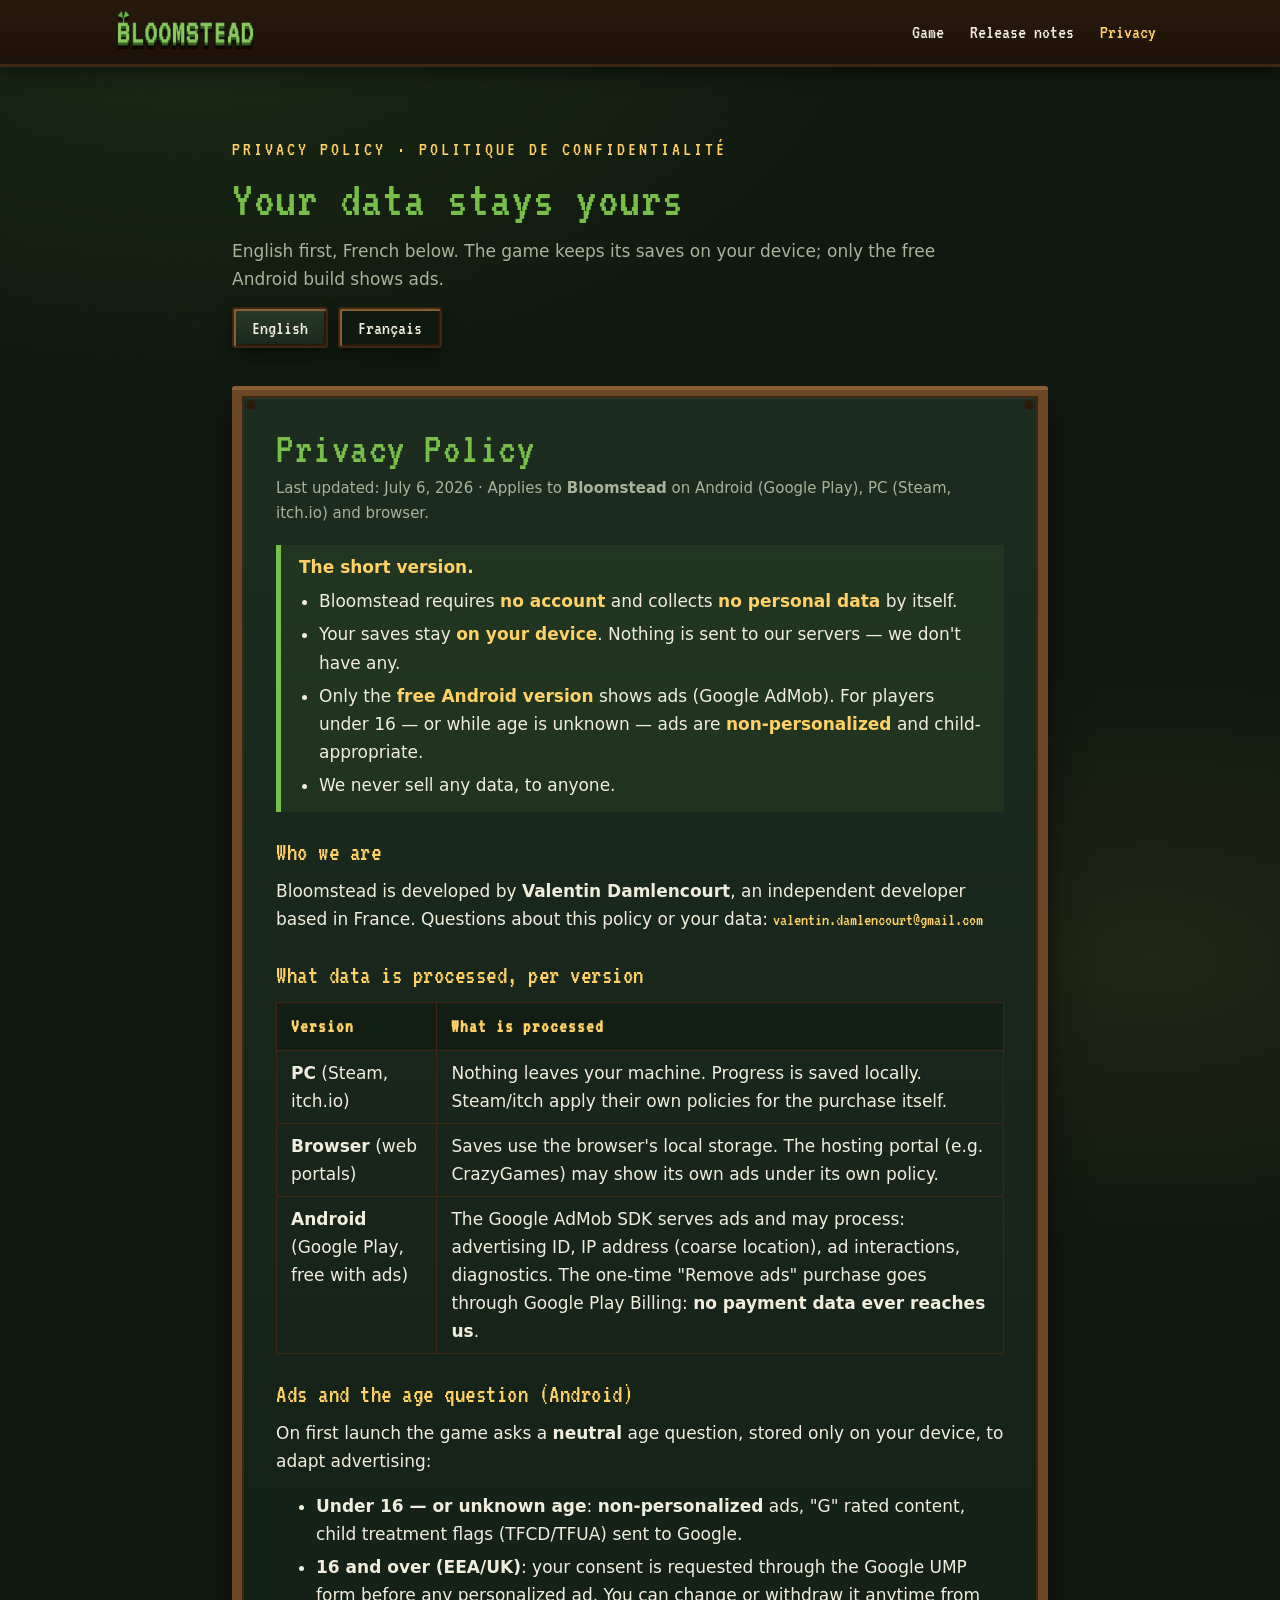
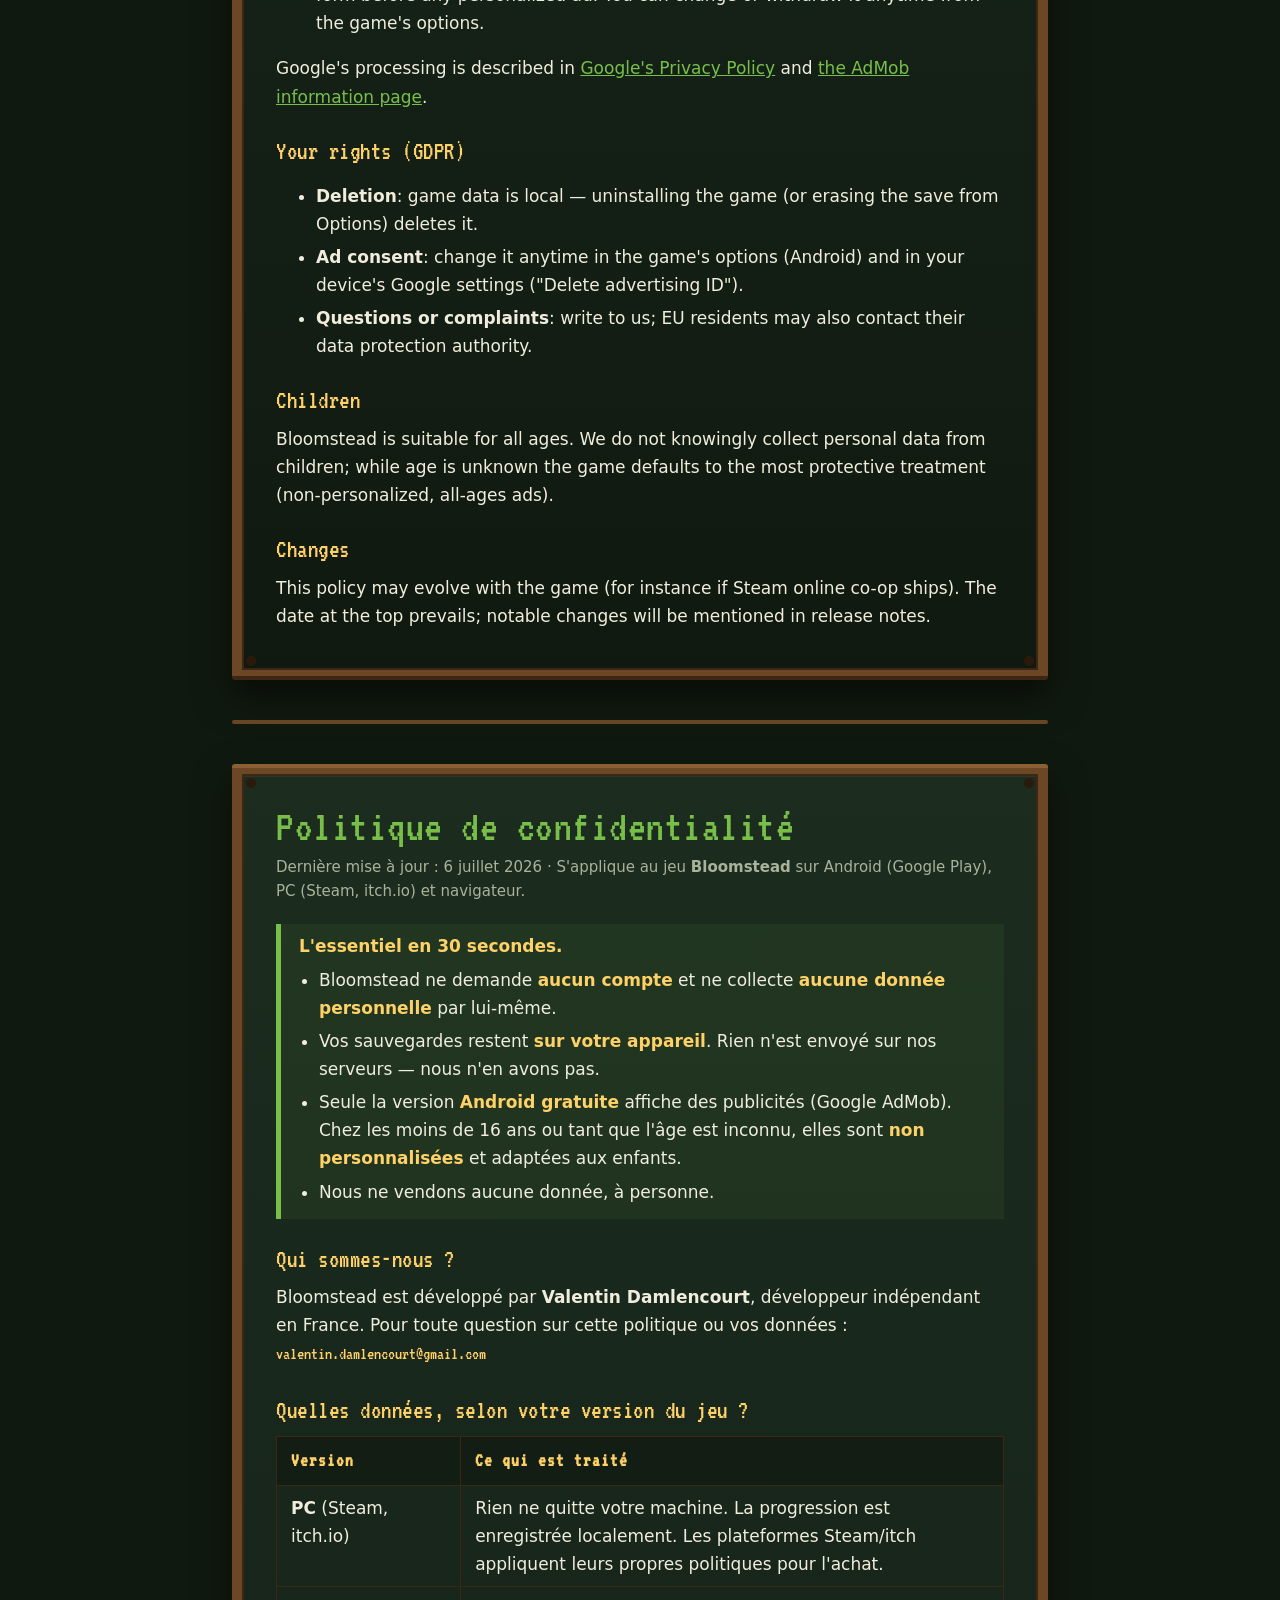
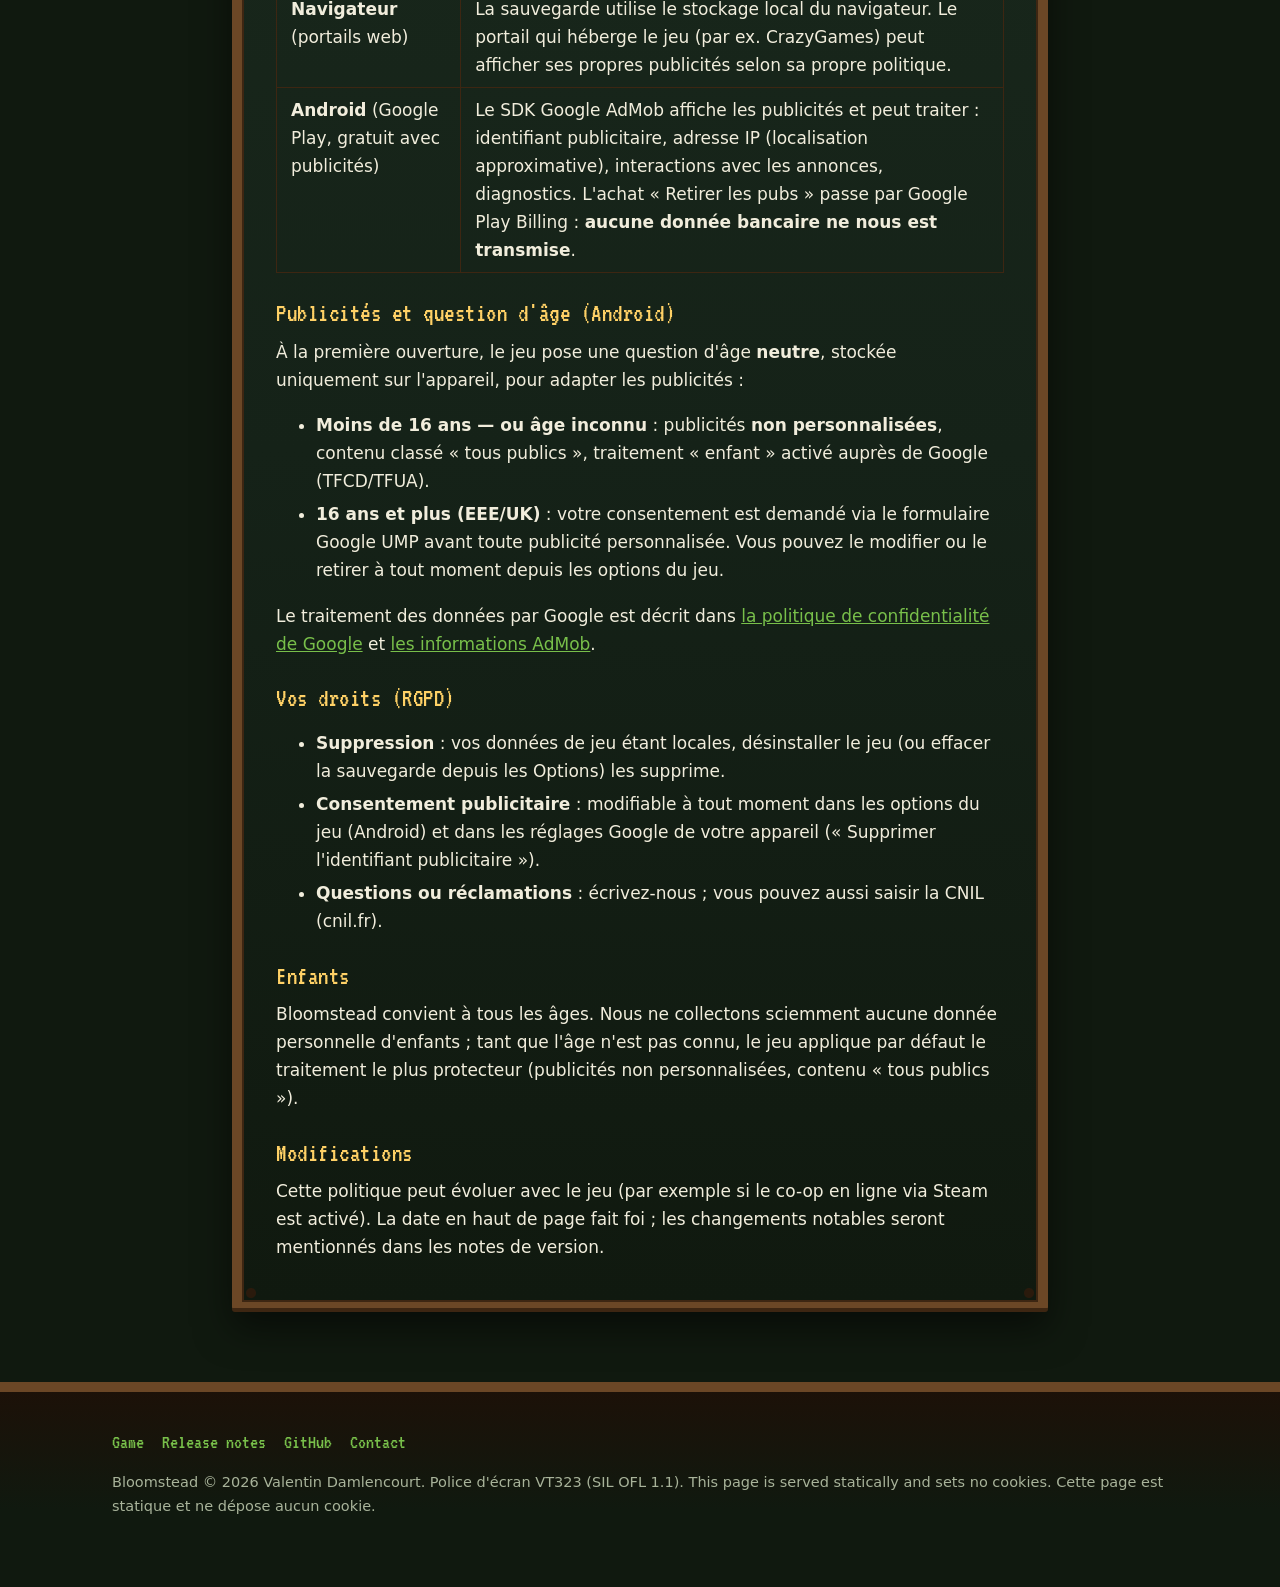
<file: privacy.html>
<!doctype html>
<html lang="fr">
<head>
<meta charset="utf-8">
<meta name="viewport" content="width=device-width, initial-scale=1">
<title>Bloomstead · Privacy policy / Politique de confidentialité</title>
<meta name="description" content="Bloomstead privacy policy (English and French): what the game stores, the ads SDK on the free Android build, your rights.">
<meta name="theme-color" content="#10190f">
<link rel="stylesheet" href="site.css">
</head>
<body>
<header class="top">
  <div class="wrap">
    <a class="brand" href="./"><img src="media/logo.png" alt="Bloomstead" width="1600" height="480"></a>
    <nav aria-label="Navigation">
      <a href="./">Game</a>
      <a href="versions.html">Release notes</a>
      <a class="here" href="privacy.html">Privacy</a>
    </nav>
  </div>
</header>
<main class="wrap narrow">
<div class="page-head">
  <p class="kicker">Privacy policy · Politique de confidentialité</p>
  <h1>Your data stays yours</h1>
  <p class="sub" lang="en">English first, French below. The game keeps its saves on your device; only the free Android build shows ads.</p>
  <nav class="lang-nav" aria-label="Langue / Language">
    <a class="btn small" href="#en">English</a>
    <a class="btn small ghost" href="#fr">Français</a>
  </nav>
</div>

<section id="en" lang="en" class="sheet">
<h1>Privacy Policy</h1>
<p class="meta">Last updated: July 6, 2026 · Applies to <strong>Bloomstead</strong> on Android (Google Play), PC (Steam, itch.io) and browser.</p>

<div class="tldr">
  <strong>The short version.</strong>
  <ul>
    <li>Bloomstead requires <strong>no account</strong> and collects <strong>no personal data</strong> by itself.</li>
    <li>Your saves stay <strong>on your device</strong>. Nothing is sent to our servers — we don't have any.</li>
    <li>Only the <strong>free Android version</strong> shows ads (Google AdMob). For players under 16 — or while age is unknown — ads are <strong>non-personalized</strong> and child-appropriate.</li>
    <li>We never sell any data, to anyone.</li>
  </ul>
</div>

<h2>Who we are</h2>
<p>Bloomstead is developed by <strong>Valentin Damlencourt</strong>, an independent developer based in France.
Questions about this policy or your data:
<span class="mail">valentin.damlencourt@gmail.com</span></p>

<h2>What data is processed, per version</h2>
<div class="tablewrap">
<table>
  <tr><th>Version</th><th>What is processed</th></tr>
  <tr>
    <td><strong>PC</strong> (Steam, itch.io)</td>
    <td>Nothing leaves your machine. Progress is saved locally. Steam/itch apply their own policies for the purchase itself.</td>
  </tr>
  <tr>
    <td><strong>Browser</strong> (web portals)</td>
    <td>Saves use the browser's local storage. The hosting portal (e.g. CrazyGames) may show its own ads under its own policy.</td>
  </tr>
  <tr>
    <td><strong>Android</strong> (Google Play, free with ads)</td>
    <td>The Google AdMob SDK serves ads and may process: advertising ID, IP address (coarse location), ad interactions, diagnostics. The one-time "Remove ads" purchase goes through Google Play Billing: <strong>no payment data ever reaches us</strong>.</td>
  </tr>
</table>
</div>

<h2>Ads and the age question (Android)</h2>
<p>On first launch the game asks a <strong>neutral</strong> age question, stored only on your device, to adapt advertising:</p>
<ul>
  <li><strong>Under 16 — or unknown age</strong>: <strong>non-personalized</strong> ads, "G" rated content, child treatment flags (TFCD/TFUA) sent to Google.</li>
  <li><strong>16 and over (EEA/UK)</strong>: your consent is requested through the Google UMP form before any personalized ad. You can change or withdraw it anytime from the game's options.</li>
</ul>
<p>Google's processing is described in
<a href="https://policies.google.com/privacy" rel="noopener">Google's Privacy Policy</a> and
<a href="https://support.google.com/admob/answer/6128543" rel="noopener">the AdMob information page</a>.</p>

<h2>Your rights (GDPR)</h2>
<ul>
  <li><strong>Deletion</strong>: game data is local — uninstalling the game (or erasing the save from Options) deletes it.</li>
  <li><strong>Ad consent</strong>: change it anytime in the game's options (Android) and in your device's Google settings ("Delete advertising ID").</li>
  <li><strong>Questions or complaints</strong>: write to us; EU residents may also contact their data protection authority.</li>
</ul>

<h2>Children</h2>
<p>Bloomstead is suitable for all ages. We do not knowingly collect personal data from children;
while age is unknown the game defaults to the most protective treatment (non-personalized, all-ages ads).</p>

<h2>Changes</h2>
<p>This policy may evolve with the game (for instance if Steam online co-op ships).
The date at the top prevails; notable changes will be mentioned in release notes.</p>
</section>

<hr class="lang-sep">

<section id="fr" lang="fr" class="sheet">
<h1>Politique de confidentialité</h1>
<p class="meta">Dernière mise à jour : 6 juillet 2026 · S'applique au jeu <strong>Bloomstead</strong> sur Android (Google Play), PC (Steam, itch.io) et navigateur.</p>

<div class="tldr">
  <strong>L'essentiel en 30 secondes.</strong>
  <ul>
    <li>Bloomstead ne demande <strong>aucun compte</strong> et ne collecte <strong>aucune donnée personnelle</strong> par lui-même.</li>
    <li>Vos sauvegardes restent <strong>sur votre appareil</strong>. Rien n'est envoyé sur nos serveurs — nous n'en avons pas.</li>
    <li>Seule la version <strong>Android gratuite</strong> affiche des publicités (Google AdMob). Chez les moins de 16 ans ou tant que l'âge est inconnu, elles sont <strong>non personnalisées</strong> et adaptées aux enfants.</li>
    <li>Nous ne vendons aucune donnée, à personne.</li>
  </ul>
</div>

<h2>Qui sommes-nous ?</h2>
<p>Bloomstead est développé par <strong>Valentin Damlencourt</strong>, développeur indépendant en France.
Pour toute question sur cette politique ou vos données :
<span class="mail">valentin.damlencourt@gmail.com</span></p>

<h2>Quelles données, selon votre version du jeu ?</h2>
<div class="tablewrap">
<table>
  <tr><th>Version</th><th>Ce qui est traité</th></tr>
  <tr>
    <td><strong>PC</strong> (Steam, itch.io)</td>
    <td>Rien ne quitte votre machine. La progression est enregistrée localement. Les plateformes Steam/itch appliquent leurs propres politiques pour l'achat.</td>
  </tr>
  <tr>
    <td><strong>Navigateur</strong> (portails web)</td>
    <td>La sauvegarde utilise le stockage local du navigateur. Le portail qui héberge le jeu (par ex. CrazyGames) peut afficher ses propres publicités selon sa propre politique.</td>
  </tr>
  <tr>
    <td><strong>Android</strong> (Google Play, gratuit avec publicités)</td>
    <td>Le SDK Google AdMob affiche les publicités et peut traiter : identifiant publicitaire, adresse IP (localisation approximative), interactions avec les annonces, diagnostics. L'achat « Retirer les pubs » passe par Google Play Billing : <strong>aucune donnée bancaire ne nous est transmise</strong>.</td>
  </tr>
</table>
</div>

<h2>Publicités et question d'âge (Android)</h2>
<p>À la première ouverture, le jeu pose une question d'âge <strong>neutre</strong>, stockée uniquement sur l'appareil, pour adapter les publicités :</p>
<ul>
  <li><strong>Moins de 16 ans — ou âge inconnu</strong> : publicités <strong>non personnalisées</strong>, contenu classé « tous publics », traitement « enfant » activé auprès de Google (TFCD/TFUA).</li>
  <li><strong>16 ans et plus (EEE/UK)</strong> : votre consentement est demandé via le formulaire Google UMP avant toute publicité personnalisée. Vous pouvez le modifier ou le retirer à tout moment depuis les options du jeu.</li>
</ul>
<p>Le traitement des données par Google est décrit dans
<a href="https://policies.google.com/privacy" rel="noopener">la politique de confidentialité de Google</a> et
<a href="https://support.google.com/admob/answer/6128543" rel="noopener">les informations AdMob</a>.</p>

<h2>Vos droits (RGPD)</h2>
<ul>
  <li><strong>Suppression</strong> : vos données de jeu étant locales, désinstaller le jeu (ou effacer la sauvegarde depuis les Options) les supprime.</li>
  <li><strong>Consentement publicitaire</strong> : modifiable à tout moment dans les options du jeu (Android) et dans les réglages Google de votre appareil (« Supprimer l'identifiant publicitaire »).</li>
  <li><strong>Questions ou réclamations</strong> : écrivez-nous ; vous pouvez aussi saisir la CNIL (cnil.fr).</li>
</ul>

<h2>Enfants</h2>
<p>Bloomstead convient à tous les âges. Nous ne collectons sciemment aucune donnée personnelle d'enfants ;
tant que l'âge n'est pas connu, le jeu applique par défaut le traitement le plus protecteur (publicités non personnalisées, contenu « tous publics »).</p>

<h2>Modifications</h2>
<p>Cette politique peut évoluer avec le jeu (par exemple si le co-op en ligne via Steam est activé).
La date en haut de page fait foi ; les changements notables seront mentionnés dans les notes de version.</p>
</section>

</main>
<footer>
  <div class="wrap">
    <div class="links">
      <a href="./">Game</a>
      <a href="versions.html">Release notes</a>
      <a href="https://github.com/Bloodstead">GitHub</a>
      <a href="mailto:valentin.damlencourt@gmail.com">Contact</a>
    </div>
    <p>Bloomstead © 2026 Valentin Damlencourt. Police d'écran VT323 (SIL OFL 1.1). <span lang="en">This page is served statically and sets no cookies.</span> Cette page est statique et ne dépose aucun cookie.</p>
  </div>
</footer>
</body>
</html>
</file>
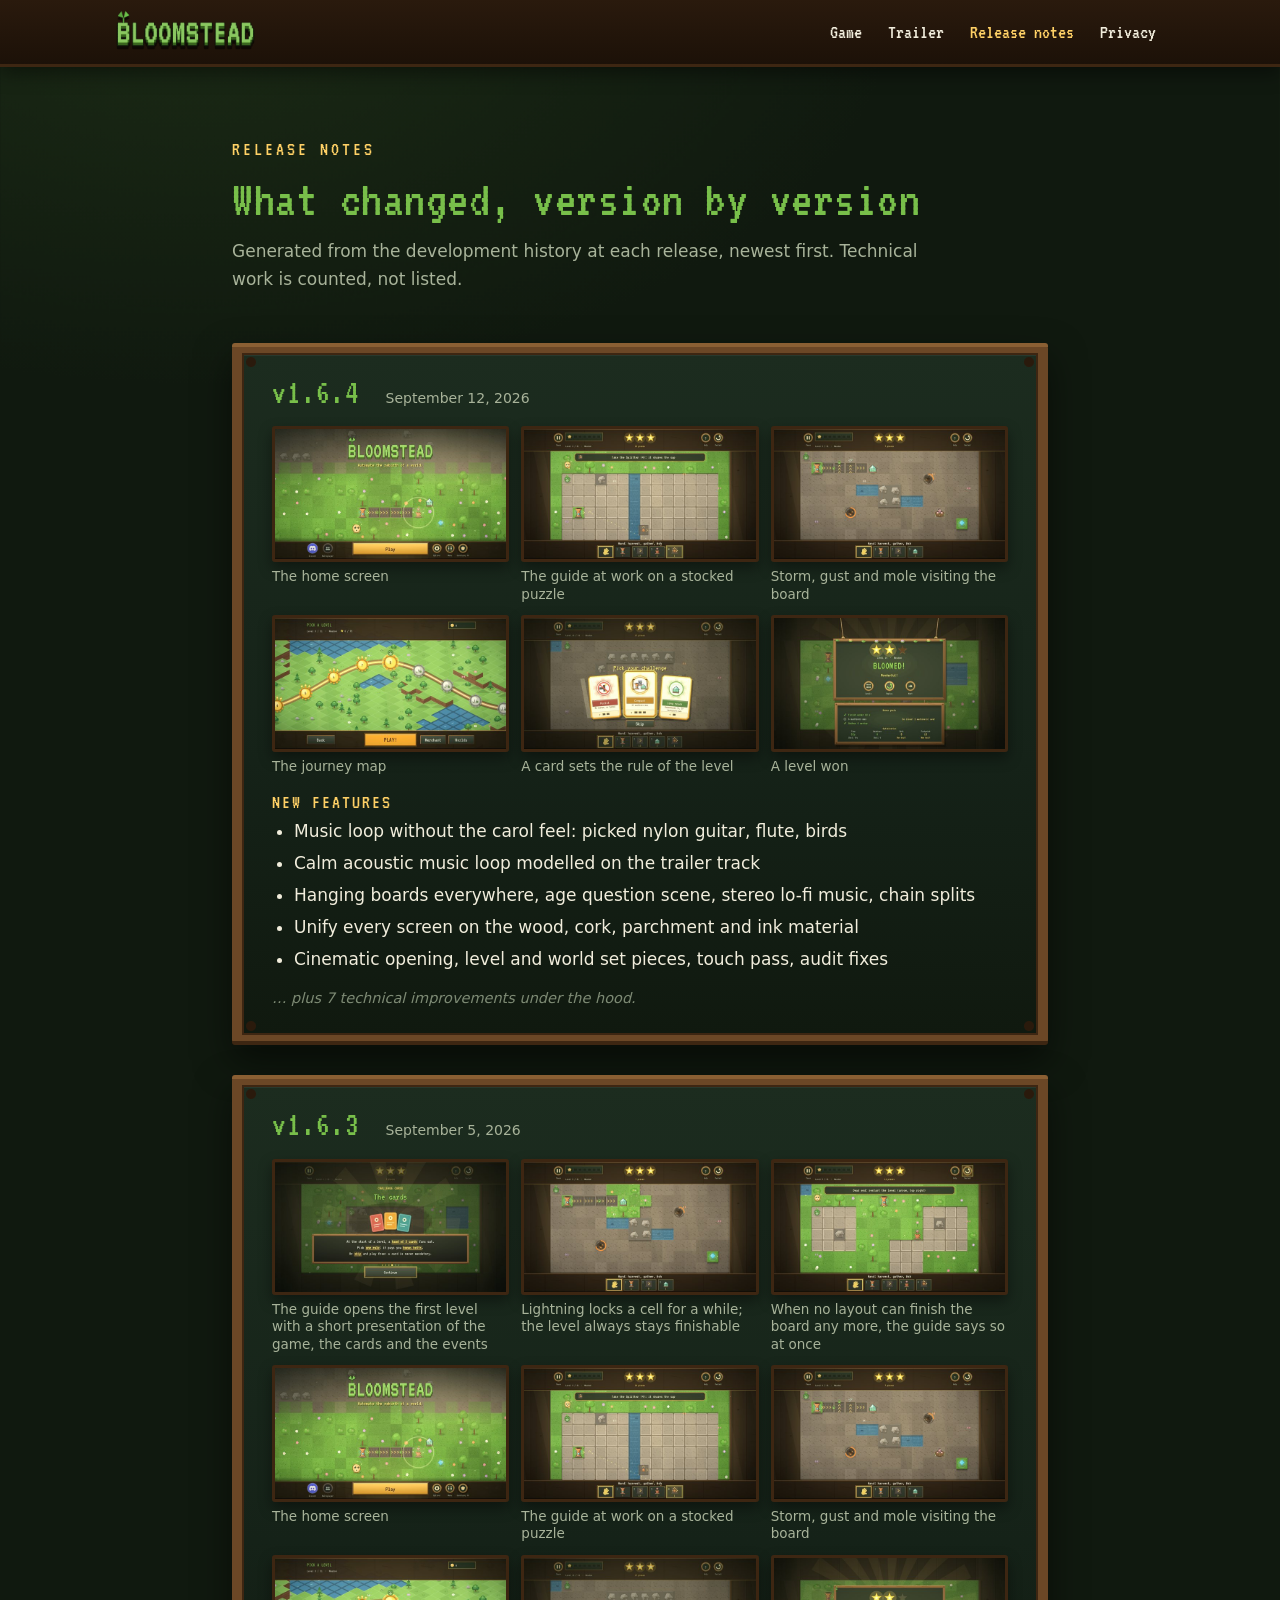
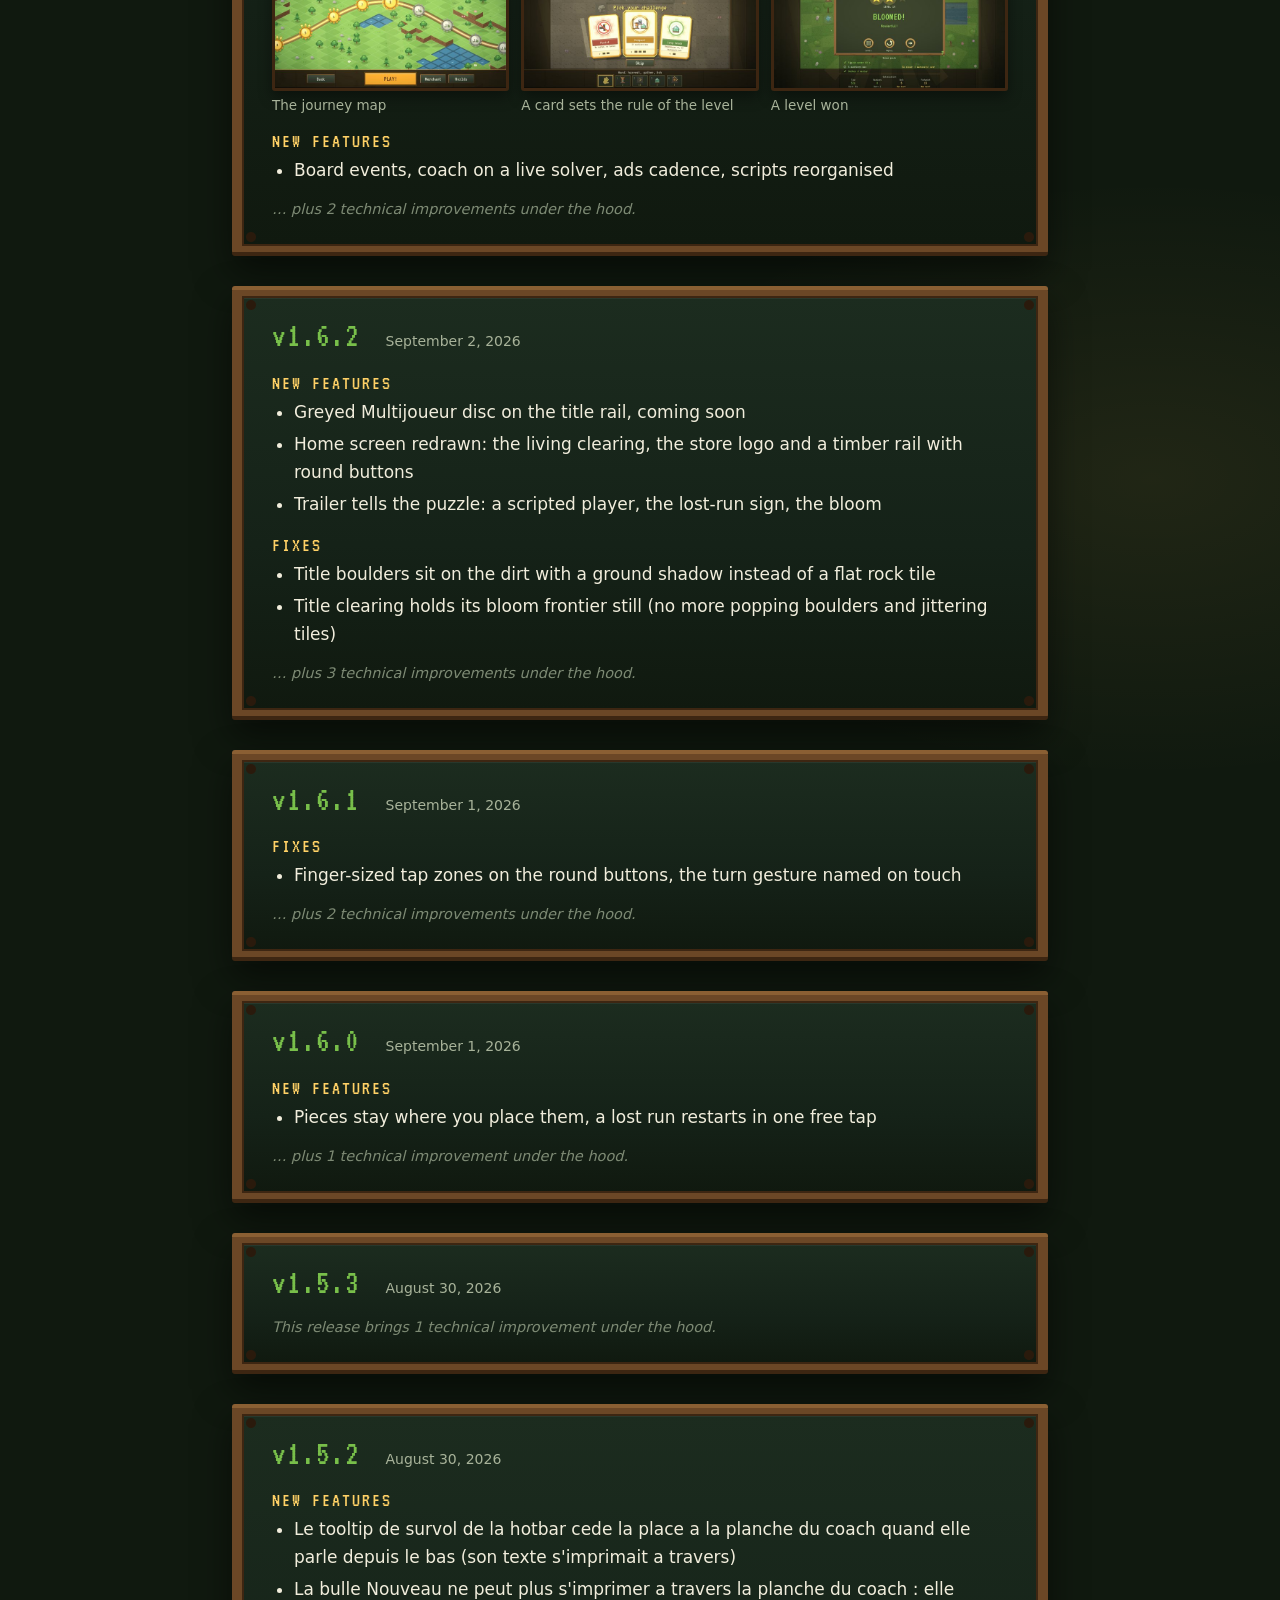
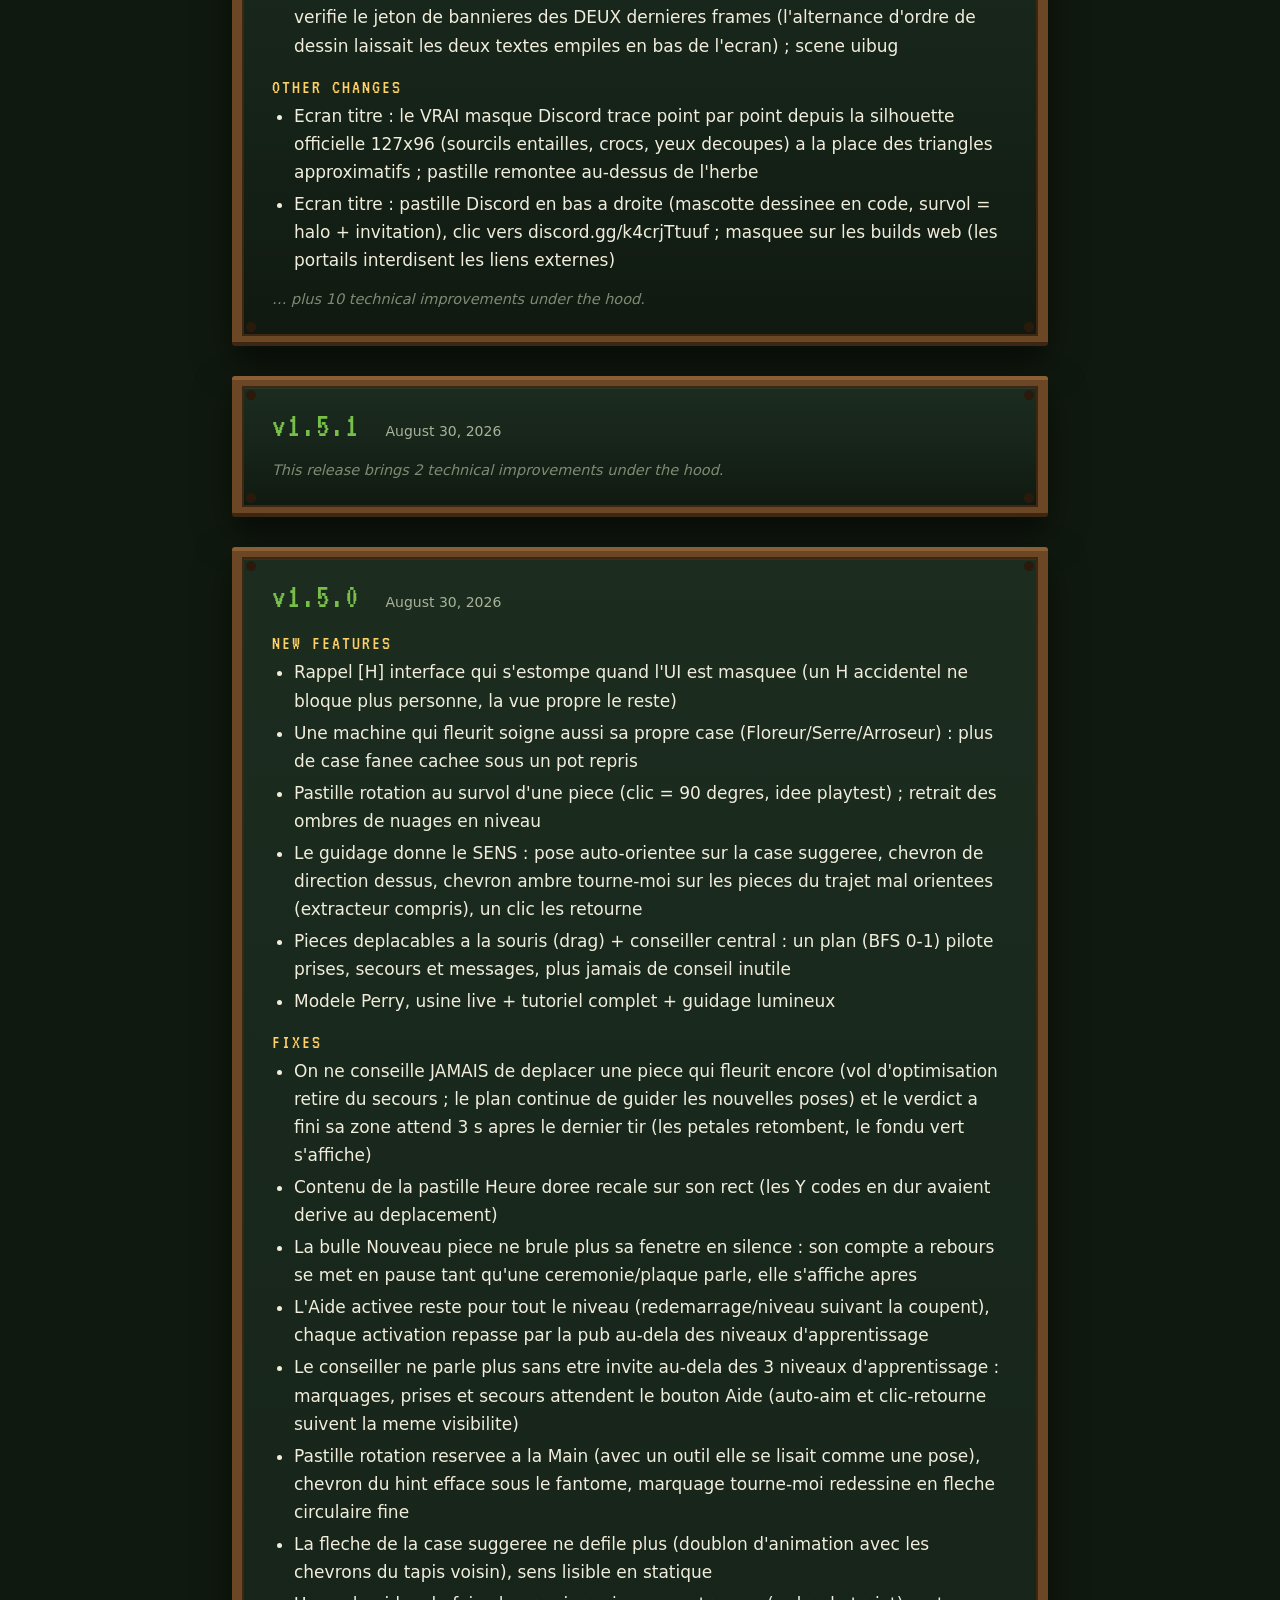
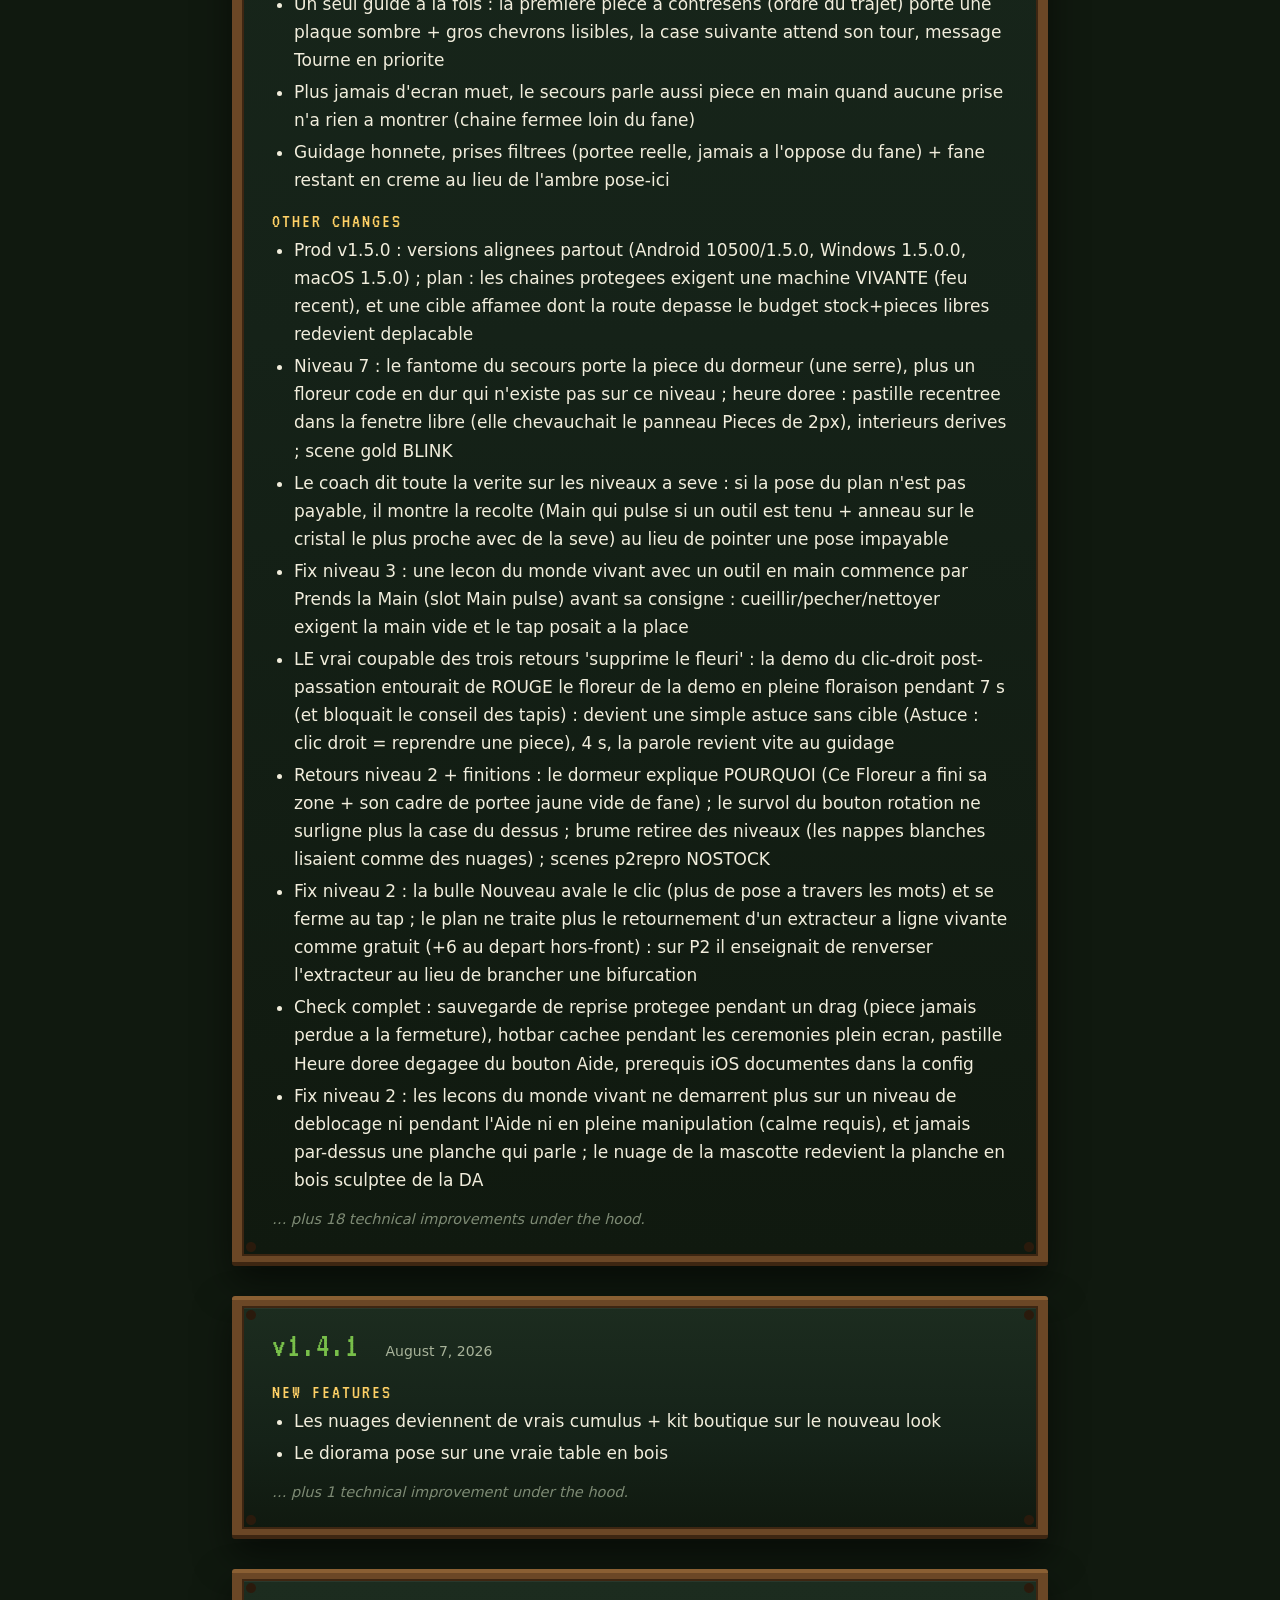
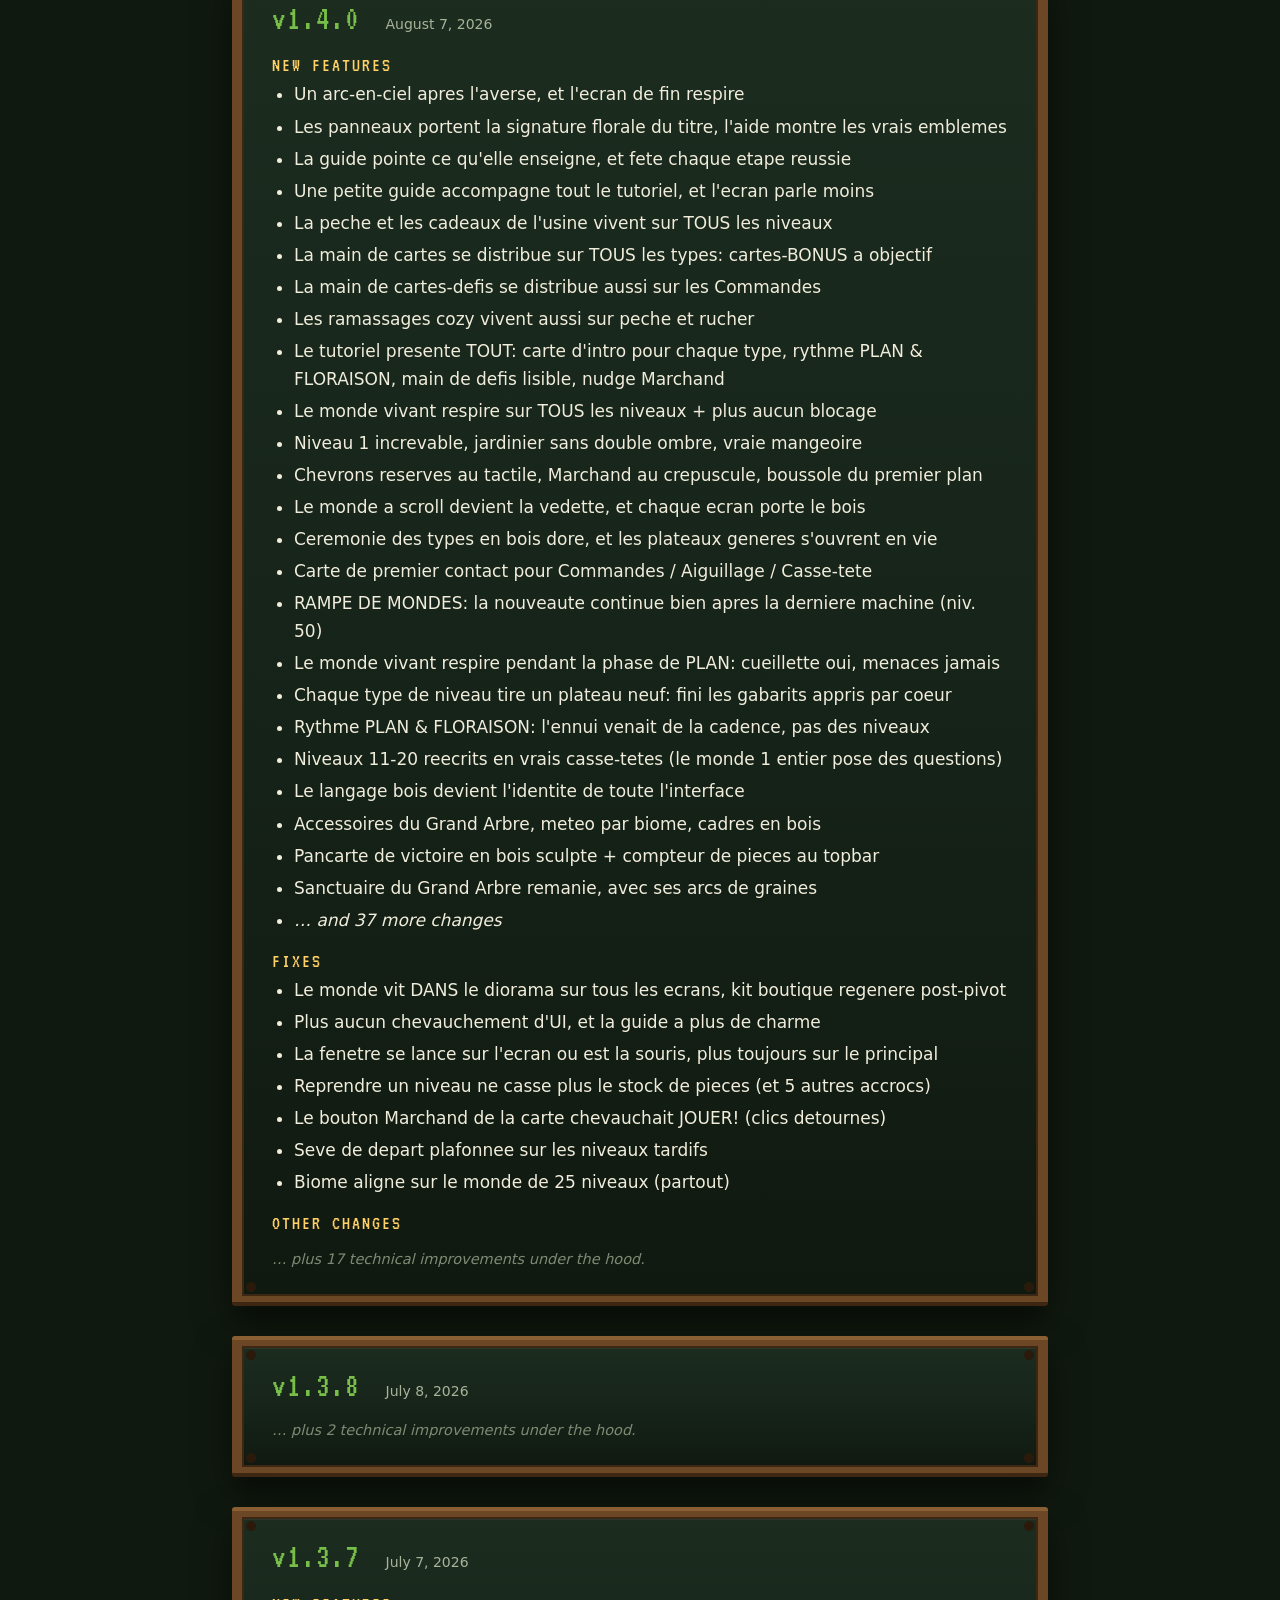
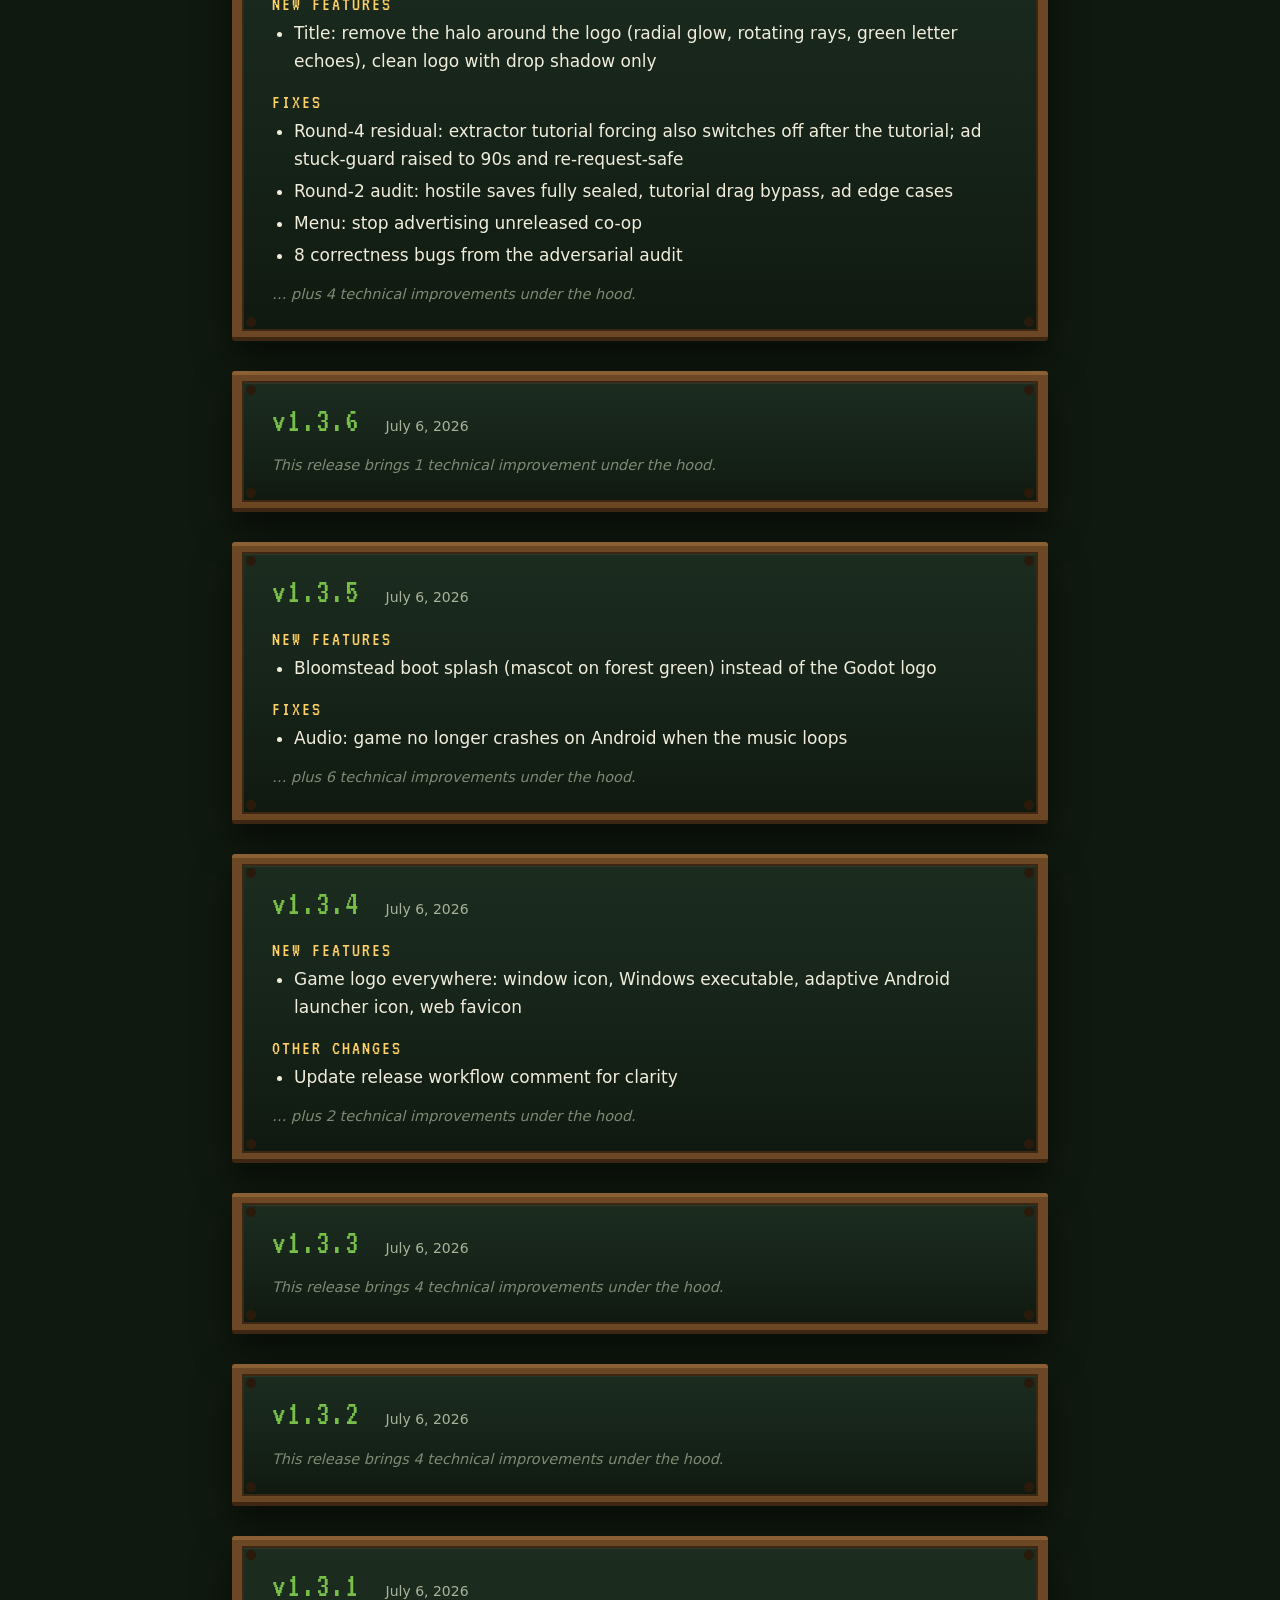
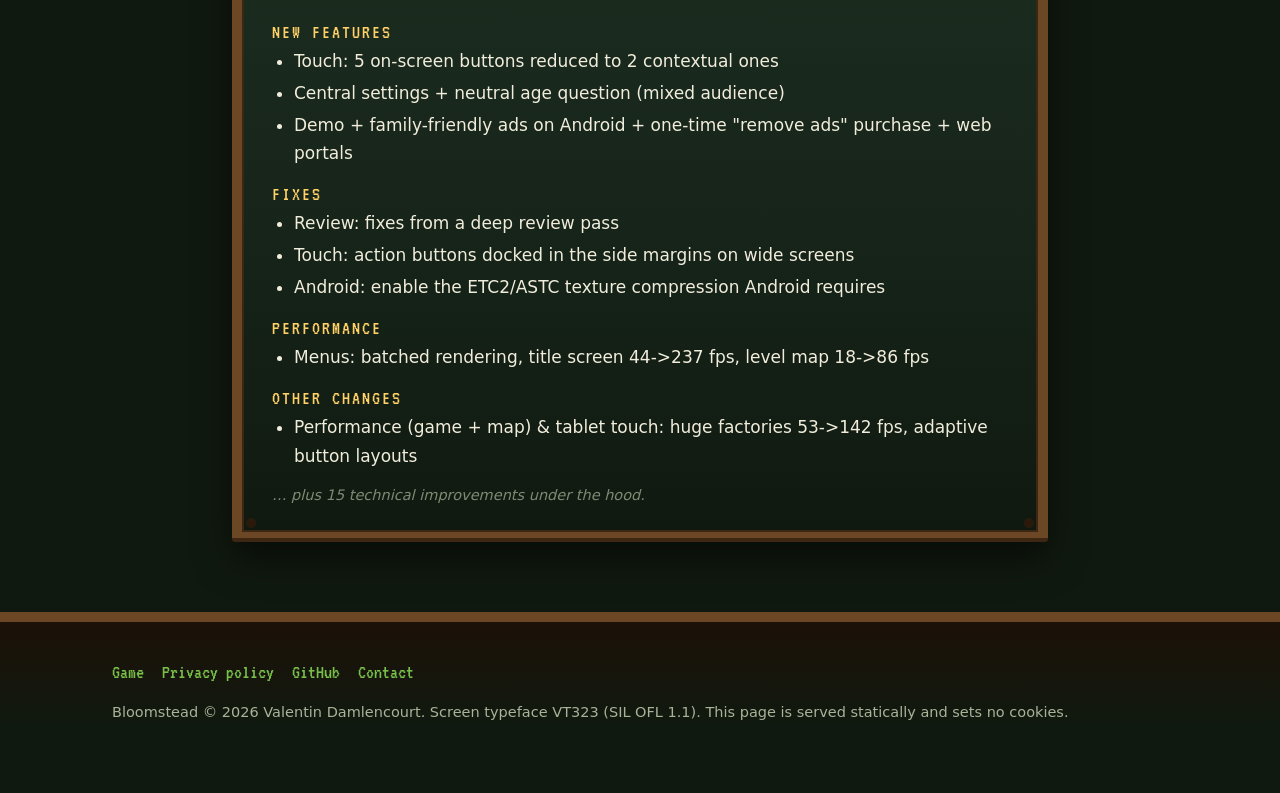
<file: versions.html>
<!doctype html>
<html lang="en">
<head>
<meta charset="utf-8">
<meta name="viewport" content="width=device-width, initial-scale=1">
<title>Bloomstead · Release notes</title>
<meta name="description" content="What changed in each version of Bloomstead, generated from the development history.">
<meta name="theme-color" content="#10190f">
<link rel="stylesheet" href="site.css">
</head>
<body>
<header class="top">
  <div class="wrap">
    <a class="brand" href="./"><img src="media/logo.png" alt="Bloomstead" width="1600" height="480"></a>
    <nav aria-label="Navigation">
      <a href="./">Game</a>
      <a href="./#trailer">Trailer</a>
      <a class="here" href="versions.html">Release notes</a>
      <a href="privacy.html">Privacy</a>
    </nav>
  </div>
</header>
<main class="wrap narrow">
<div class="page-head">
  <p class="kicker">Release notes</p>
  <h1>What changed, version by version</h1>
  <p class="sub">Generated from the development history at each release, newest first. Technical work is counted, not listed.</p>
</div>

<!-- BLOOM_RELEASES -->

<section class="release" id="v1.6.4">
<h2>v1.6.4 <time datetime="2026-09-12">September 12, 2026</time></h2>
<div class="shots">
<figure><a href="media/releases/v1.6.4/title.jpg"><img loading="lazy" src="media/releases/v1.6.4/title_thumb.jpg" alt="The home screen" width="640" height="360"></a><figcaption>The home screen</figcaption></figure>
<figure><a href="media/releases/v1.6.4/coach.jpg"><img loading="lazy" src="media/releases/v1.6.4/coach_thumb.jpg" alt="The guide at work on a stocked puzzle" width="640" height="360"></a><figcaption>The guide at work on a stocked puzzle</figcaption></figure>
<figure><a href="media/releases/v1.6.4/events.jpg"><img loading="lazy" src="media/releases/v1.6.4/events_thumb.jpg" alt="Storm, gust and mole visiting the board" width="640" height="360"></a><figcaption>Storm, gust and mole visiting the board</figcaption></figure>
<figure><a href="media/releases/v1.6.4/map.jpg"><img loading="lazy" src="media/releases/v1.6.4/map_thumb.jpg" alt="The journey map" width="640" height="360"></a><figcaption>The journey map</figcaption></figure>
<figure><a href="media/releases/v1.6.4/cards.jpg"><img loading="lazy" src="media/releases/v1.6.4/cards_thumb.jpg" alt="A card sets the rule of the level" width="640" height="360"></a><figcaption>A card sets the rule of the level</figcaption></figure>
<figure><a href="media/releases/v1.6.4/done.jpg"><img loading="lazy" src="media/releases/v1.6.4/done_thumb.jpg" alt="A level won" width="640" height="360"></a><figcaption>A level won</figcaption></figure>
</div>
<h3>New features</h3>
<ul>
<li>Music loop without the carol feel: picked nylon guitar, flute, birds</li>
<li>Calm acoustic music loop modelled on the trailer track</li>
<li>Hanging boards everywhere, age question scene, stereo lo-fi music, chain splits</li>
<li>Unify every screen on the wood, cork, parchment and ink material</li>
<li>Cinematic opening, level and world set pieces, touch pass, audit fixes</li>
</ul>
<p class="tech">… plus 7 technical improvements under the hood.</p>
</section>

<section class="release" id="v1.6.3">
<h2>v1.6.3 <time datetime="2026-09-05">September 5, 2026</time></h2>
<div class="shots">
<figure><a href="media/releases/v1.6.3/feat-presentation.jpg"><img loading="lazy" src="media/releases/v1.6.3/feat-presentation_thumb.jpg" alt="The guide opens the first level with a short presentation of the game, the cards and the events" width="640" height="360"></a><figcaption>The guide opens the first level with a short presentation of the game, the cards and the events</figcaption></figure>
<figure><a href="media/releases/v1.6.3/feat-lightning.jpg"><img loading="lazy" src="media/releases/v1.6.3/feat-lightning_thumb.jpg" alt="Lightning locks a cell for a while; the level always stays finishable" width="640" height="360"></a><figcaption>Lightning locks a cell for a while; the level always stays finishable</figcaption></figure>
<figure><a href="media/releases/v1.6.3/feat-impasse.jpg"><img loading="lazy" src="media/releases/v1.6.3/feat-impasse_thumb.jpg" alt="When no layout can finish the board any more, the guide says so at once" width="640" height="360"></a><figcaption>When no layout can finish the board any more, the guide says so at once</figcaption></figure>
<figure><a href="media/releases/v1.6.3/title.jpg"><img loading="lazy" src="media/releases/v1.6.3/title_thumb.jpg" alt="The home screen" width="640" height="360"></a><figcaption>The home screen</figcaption></figure>
<figure><a href="media/releases/v1.6.3/coach.jpg"><img loading="lazy" src="media/releases/v1.6.3/coach_thumb.jpg" alt="The guide at work on a stocked puzzle" width="640" height="360"></a><figcaption>The guide at work on a stocked puzzle</figcaption></figure>
<figure><a href="media/releases/v1.6.3/events.jpg"><img loading="lazy" src="media/releases/v1.6.3/events_thumb.jpg" alt="Storm, gust and mole visiting the board" width="640" height="360"></a><figcaption>Storm, gust and mole visiting the board</figcaption></figure>
<figure><a href="media/releases/v1.6.3/map.jpg"><img loading="lazy" src="media/releases/v1.6.3/map_thumb.jpg" alt="The journey map" width="640" height="360"></a><figcaption>The journey map</figcaption></figure>
<figure><a href="media/releases/v1.6.3/cards.jpg"><img loading="lazy" src="media/releases/v1.6.3/cards_thumb.jpg" alt="A card sets the rule of the level" width="640" height="360"></a><figcaption>A card sets the rule of the level</figcaption></figure>
<figure><a href="media/releases/v1.6.3/done.jpg"><img loading="lazy" src="media/releases/v1.6.3/done_thumb.jpg" alt="A level won" width="640" height="360"></a><figcaption>A level won</figcaption></figure>
</div>
<h3>New features</h3>
<ul>
<li>Board events, coach on a live solver, ads cadence, scripts reorganised</li>
</ul>
<p class="tech">… plus 2 technical improvements under the hood.</p>
</section>

<section class="release" id="v1.6.2">
<h2>v1.6.2 <time datetime="2026-09-02">September 2, 2026</time></h2>
<h3>New features</h3>
<ul>
<li>Greyed Multijoueur disc on the title rail, coming soon</li>
<li>Home screen redrawn: the living clearing, the store logo and a timber rail with round buttons</li>
<li>Trailer tells the puzzle: a scripted player, the lost-run sign, the bloom</li>
</ul>
<h3>Fixes</h3>
<ul>
<li>Title boulders sit on the dirt with a ground shadow instead of a flat rock tile</li>
<li>Title clearing holds its bloom frontier still (no more popping boulders and jittering tiles)</li>
</ul>
<p class="tech">… plus 3 technical improvements under the hood.</p>
</section>

<section class="release" id="v1.6.1">
<h2>v1.6.1 <time datetime="2026-09-01">September 1, 2026</time></h2>
<h3>Fixes</h3>
<ul>
<li>Finger-sized tap zones on the round buttons, the turn gesture named on touch</li>
</ul>
<p class="tech">… plus 2 technical improvements under the hood.</p>
</section>

<section class="release" id="v1.6.0">
<h2>v1.6.0 <time datetime="2026-09-01">September 1, 2026</time></h2>
<h3>New features</h3>
<ul>
<li>Pieces stay where you place them, a lost run restarts in one free tap</li>
</ul>
<p class="tech">… plus 1 technical improvement under the hood.</p>
</section>

<section class="release" id="v1.5.3">
<h2>v1.5.3 <time datetime="2026-08-30">August 30, 2026</time></h2>
<p class="tech">This release brings 1 technical improvement under the hood.</p>
</section>

<section class="release" id="v1.5.2">
<h2>v1.5.2 <time datetime="2026-08-30">August 30, 2026</time></h2>
<h3>New features</h3>
<ul>
<li>Le tooltip de survol de la hotbar cede la place a la planche du coach quand elle parle depuis le bas (son texte s&#x27;imprimait a travers)</li>
<li>La bulle Nouveau ne peut plus s&#x27;imprimer a travers la planche du coach : elle verifie le jeton de bannieres des DEUX dernieres frames (l&#x27;alternance d&#x27;ordre de dessin laissait les deux textes empiles en bas de l&#x27;ecran) ; scene uibug</li>
</ul>
<h3>Other changes</h3>
<ul>
<li>Ecran titre : le VRAI masque Discord trace point par point depuis la silhouette officielle 127x96 (sourcils entailles, crocs, yeux decoupes) a la place des triangles approximatifs ; pastille remontee au-dessus de l&#x27;herbe</li>
<li>Ecran titre : pastille Discord en bas a droite (mascotte dessinee en code, survol = halo + invitation), clic vers discord.gg/k4crjTtuuf ; masquee sur les builds web (les portails interdisent les liens externes)</li>
</ul>
<p class="tech">… plus 10 technical improvements under the hood.</p>
</section>

<section class="release" id="v1.5.1">
<h2>v1.5.1 <time datetime="2026-08-30">August 30, 2026</time></h2>
<p class="tech">This release brings 2 technical improvements under the hood.</p>
</section>

<section class="release" id="v1.5.0">
<h2>v1.5.0 <time datetime="2026-08-30">August 30, 2026</time></h2>
<h3>New features</h3>
<ul>
<li>Rappel [H] interface qui s&#x27;estompe quand l&#x27;UI est masquee (un H accidentel ne bloque plus personne, la vue propre le reste)</li>
<li>Une machine qui fleurit soigne aussi sa propre case (Floreur/Serre/Arroseur) : plus de case fanee cachee sous un pot repris</li>
<li>Pastille rotation au survol d&#x27;une piece (clic = 90 degres, idee playtest) ; retrait des ombres de nuages en niveau</li>
<li>Le guidage donne le SENS : pose auto-orientee sur la case suggeree, chevron de direction dessus, chevron ambre tourne-moi sur les pieces du trajet mal orientees (extracteur compris), un clic les retourne</li>
<li>Pieces deplacables a la souris (drag) + conseiller central : un plan (BFS 0-1) pilote prises, secours et messages, plus jamais de conseil inutile</li>
<li>Modele Perry, usine live + tutoriel complet + guidage lumineux</li>
</ul>
<h3>Fixes</h3>
<ul>
<li>On ne conseille JAMAIS de deplacer une piece qui fleurit encore (vol d&#x27;optimisation retire du secours ; le plan continue de guider les nouvelles poses) et le verdict a fini sa zone attend 3 s apres le dernier tir (les petales retombent, le fondu vert s&#x27;affiche)</li>
<li>Contenu de la pastille Heure doree recale sur son rect (les Y codes en dur avaient derive au deplacement)</li>
<li>La bulle Nouveau piece ne brule plus sa fenetre en silence : son compte a rebours se met en pause tant qu&#x27;une ceremonie/plaque parle, elle s&#x27;affiche apres</li>
<li>L&#x27;Aide activee reste pour tout le niveau (redemarrage/niveau suivant la coupent), chaque activation repasse par la pub au-dela des niveaux d&#x27;apprentissage</li>
<li>Le conseiller ne parle plus sans etre invite au-dela des 3 niveaux d&#x27;apprentissage : marquages, prises et secours attendent le bouton Aide (auto-aim et clic-retourne suivent la meme visibilite)</li>
<li>Pastille rotation reservee a la Main (avec un outil elle se lisait comme une pose), chevron du hint efface sous le fantome, marquage tourne-moi redessine en fleche circulaire fine</li>
<li>La fleche de la case suggeree ne defile plus (doublon d&#x27;animation avec les chevrons du tapis voisin), sens lisible en statique</li>
<li>Un seul guide a la fois : la premiere piece a contresens (ordre du trajet) porte une plaque sombre + gros chevrons lisibles, la case suivante attend son tour, message Tourne en priorite</li>
<li>Plus jamais d&#x27;ecran muet, le secours parle aussi piece en main quand aucune prise n&#x27;a rien a montrer (chaine fermee loin du fane)</li>
<li>Guidage honnete, prises filtrees (portee reelle, jamais a l&#x27;oppose du fane) + fane restant en creme au lieu de l&#x27;ambre pose-ici</li>
</ul>
<h3>Other changes</h3>
<ul>
<li>Prod v1.5.0 : versions alignees partout (Android 10500/1.5.0, Windows 1.5.0.0, macOS 1.5.0) ; plan : les chaines protegees exigent une machine VIVANTE (feu recent), et une cible affamee dont la route depasse le budget stock+pieces libres redevient deplacable</li>
<li>Niveau 7 : le fantome du secours porte la piece du dormeur (une serre), plus un floreur code en dur qui n&#x27;existe pas sur ce niveau ; heure doree : pastille recentree dans la fenetre libre (elle chevauchait le panneau Pieces de 2px), interieurs derives ; scene gold BLINK</li>
<li>Le coach dit toute la verite sur les niveaux a seve : si la pose du plan n&#x27;est pas payable, il montre la recolte (Main qui pulse si un outil est tenu + anneau sur le cristal le plus proche avec de la seve) au lieu de pointer une pose impayable</li>
<li>Fix niveau 3 : une lecon du monde vivant avec un outil en main commence par Prends la Main (slot Main pulse) avant sa consigne : cueillir/pecher/nettoyer exigent la main vide et le tap posait a la place</li>
<li>LE vrai coupable des trois retours &#x27;supprime le fleuri&#x27; : la demo du clic-droit post-passation entourait de ROUGE le floreur de la demo en pleine floraison pendant 7 s (et bloquait le conseil des tapis) : devient une simple astuce sans cible (Astuce : clic droit = reprendre une piece), 4 s, la parole revient vite au guidage</li>
<li>Retours niveau 2 + finitions : le dormeur explique POURQUOI (Ce Floreur a fini sa zone + son cadre de portee jaune vide de fane) ; le survol du bouton rotation ne surligne plus la case du dessus ; brume retiree des niveaux (les nappes blanches lisaient comme des nuages) ; scenes p2repro NOSTOCK</li>
<li>Fix niveau 2 : la bulle Nouveau avale le clic (plus de pose a travers les mots) et se ferme au tap ; le plan ne traite plus le retournement d&#x27;un extracteur a ligne vivante comme gratuit (+6 au depart hors-front) : sur P2 il enseignait de renverser l&#x27;extracteur au lieu de brancher une bifurcation</li>
<li>Check complet : sauvegarde de reprise protegee pendant un drag (piece jamais perdue a la fermeture), hotbar cachee pendant les ceremonies plein ecran, pastille Heure doree degagee du bouton Aide, prerequis iOS documentes dans la config</li>
<li>Fix niveau 2 : les lecons du monde vivant ne demarrent plus sur un niveau de deblocage ni pendant l&#x27;Aide ni en pleine manipulation (calme requis), et jamais par-dessus une planche qui parle ; le nuage de la mascotte redevient la planche en bois sculptee de la DA</li>
</ul>
<p class="tech">… plus 18 technical improvements under the hood.</p>
</section>

<section class="release" id="v1.4.1">
<h2>v1.4.1 <time datetime="2026-08-07">August 7, 2026</time></h2>
<h3>New features</h3>
<ul>
<li>Les nuages deviennent de vrais cumulus + kit boutique sur le nouveau look</li>
<li>Le diorama pose sur une vraie table en bois</li>
</ul>
<p class="tech">… plus 1 technical improvement under the hood.</p>
</section>

<section class="release" id="v1.4.0">
<h2>v1.4.0 <time datetime="2026-08-07">August 7, 2026</time></h2>
<h3>New features</h3>
<ul>
<li>Un arc-en-ciel apres l&#x27;averse, et l&#x27;ecran de fin respire</li>
<li>Les panneaux portent la signature florale du titre, l&#x27;aide montre les vrais emblemes</li>
<li>La guide pointe ce qu&#x27;elle enseigne, et fete chaque etape reussie</li>
<li>Une petite guide accompagne tout le tutoriel, et l&#x27;ecran parle moins</li>
<li>La peche et les cadeaux de l&#x27;usine vivent sur TOUS les niveaux</li>
<li>La main de cartes se distribue sur TOUS les types: cartes-BONUS a objectif</li>
<li>La main de cartes-defis se distribue aussi sur les Commandes</li>
<li>Les ramassages cozy vivent aussi sur peche et rucher</li>
<li>Le tutoriel presente TOUT: carte d&#x27;intro pour chaque type, rythme PLAN &amp; FLORAISON, main de defis lisible, nudge Marchand</li>
<li>Le monde vivant respire sur TOUS les niveaux + plus aucun blocage</li>
<li>Niveau 1 increvable, jardinier sans double ombre, vraie mangeoire</li>
<li>Chevrons reserves au tactile, Marchand au crepuscule, boussole du premier plan</li>
<li>Le monde a scroll devient la vedette, et chaque ecran porte le bois</li>
<li>Ceremonie des types en bois dore, et les plateaux generes s&#x27;ouvrent en vie</li>
<li>Carte de premier contact pour Commandes / Aiguillage / Casse-tete</li>
<li>RAMPE DE MONDES: la nouveaute continue bien apres la derniere machine (niv. 50)</li>
<li>Le monde vivant respire pendant la phase de PLAN: cueillette oui, menaces jamais</li>
<li>Chaque type de niveau tire un plateau neuf: fini les gabarits appris par coeur</li>
<li>Rythme PLAN &amp; FLORAISON: l&#x27;ennui venait de la cadence, pas des niveaux</li>
<li>Niveaux 11-20 reecrits en vrais casse-tetes (le monde 1 entier pose des questions)</li>
<li>Le langage bois devient l&#x27;identite de toute l&#x27;interface</li>
<li>Accessoires du Grand Arbre, meteo par biome, cadres en bois</li>
<li>Pancarte de victoire en bois sculpte + compteur de pieces au topbar</li>
<li>Sanctuaire du Grand Arbre remanie, avec ses arcs de graines</li>
<li><em>… and 37 more changes</em></li>
</ul>
<h3>Fixes</h3>
<ul>
<li>Le monde vit DANS le diorama sur tous les ecrans, kit boutique regenere post-pivot</li>
<li>Plus aucun chevauchement d&#x27;UI, et la guide a plus de charme</li>
<li>La fenetre se lance sur l&#x27;ecran ou est la souris, plus toujours sur le principal</li>
<li>Reprendre un niveau ne casse plus le stock de pieces (et 5 autres accrocs)</li>
<li>Le bouton Marchand de la carte chevauchait JOUER! (clics detournes)</li>
<li>Seve de depart plafonnee sur les niveaux tardifs</li>
<li>Biome aligne sur le monde de 25 niveaux (partout)</li>
</ul>
<h3>Other changes</h3>
<ul>
</ul>
<p class="tech">… plus 17 technical improvements under the hood.</p>
</section>

<section class="release" id="v1.3.8">
<h2>v1.3.8 <time datetime="2026-07-08">July 8, 2026</time></h2>
<p class="tech">… plus 2 technical improvements under the hood.</p>
</section>

<section class="release" id="v1.3.7">
<h2>v1.3.7 <time datetime="2026-07-07">July 7, 2026</time></h2>
<h3>New features</h3>
<ul>
<li>Title: remove the halo around the logo (radial glow, rotating rays, green letter echoes), clean logo with drop shadow only</li>
</ul>
<h3>Fixes</h3>
<ul>
<li>Round-4 residual: extractor tutorial forcing also switches off after the tutorial; ad stuck-guard raised to 90s and re-request-safe</li>
<li>Round-2 audit: hostile saves fully sealed, tutorial drag bypass, ad edge cases</li>
<li>Menu: stop advertising unreleased co-op</li>
<li>8 correctness bugs from the adversarial audit</li>
</ul>
<p class="tech">… plus 4 technical improvements under the hood.</p>
</section>

<section class="release" id="v1.3.6">
<h2>v1.3.6 <time datetime="2026-07-06">July 6, 2026</time></h2>
<p class="tech">This release brings 1 technical improvement under the hood.</p>
</section>

<section class="release" id="v1.3.5">
<h2>v1.3.5 <time datetime="2026-07-06">July 6, 2026</time></h2>
<h3>New features</h3>
<ul>
<li>Bloomstead boot splash (mascot on forest green) instead of the Godot logo</li>
</ul>
<h3>Fixes</h3>
<ul>
<li>Audio: game no longer crashes on Android when the music loops</li>
</ul>
<p class="tech">… plus 6 technical improvements under the hood.</p>
</section>

<section class="release" id="v1.3.4">
<h2>v1.3.4 <time datetime="2026-07-06">July 6, 2026</time></h2>
<h3>New features</h3>
<ul>
<li>Game logo everywhere: window icon, Windows executable, adaptive Android launcher icon, web favicon</li>
</ul>
<h3>Other changes</h3>
<ul>
<li>Update release workflow comment for clarity</li>
</ul>
<p class="tech">… plus 2 technical improvements under the hood.</p>
</section>

<section class="release" id="v1.3.3">
<h2>v1.3.3 <time datetime="2026-07-06">July 6, 2026</time></h2>
<p class="tech">This release brings 4 technical improvements under the hood.</p>
</section>

<section class="release" id="v1.3.2">
<h2>v1.3.2 <time datetime="2026-07-06">July 6, 2026</time></h2>
<p class="tech">This release brings 4 technical improvements under the hood.</p>
</section>

<section class="release" id="release-www-1.3.1">
<h2>v1.3.1 <time datetime="2026-07-06">July 6, 2026</time></h2>
<h3>New features</h3>
<ul>
<li>Touch: 5 on-screen buttons reduced to 2 contextual ones</li>
<li>Central settings + neutral age question (mixed audience)</li>
<li>Demo + family-friendly ads on Android + one-time "remove ads" purchase + web portals</li>
</ul>
<h3>Fixes</h3>
<ul>
<li>Review: fixes from a deep review pass</li>
<li>Touch: action buttons docked in the side margins on wide screens</li>
<li>Android: enable the ETC2/ASTC texture compression Android requires</li>
</ul>
<h3>Performance</h3>
<ul>
<li>Menus: batched rendering, title screen 44-&gt;237 fps, level map 18-&gt;86 fps</li>
</ul>
<h3>Other changes</h3>
<ul>
<li>Performance (game + map) &amp; tablet touch: huge factories 53-&gt;142 fps, adaptive button layouts</li>
</ul>
<p class="tech">… plus 15 technical improvements under the hood.</p>
</section>

</main>
<footer>
  <div class="wrap">
    <div class="links">
      <a href="./">Game</a>
      <a href="privacy.html">Privacy policy</a>
      <a href="https://github.com/Bloodstead">GitHub</a>
      <a href="mailto:valentin.damlencourt@gmail.com">Contact</a>
    </div>
    <p>Bloomstead © 2026 Valentin Damlencourt. Screen typeface VT323 (SIL OFL 1.1). This page is served statically and sets no cookies.</p>
  </div>
</footer>
</body>
</html>
</file>
<file: site.css>
/* Bloomstead site: one look for every page, the game's own (dark timber rails, carved wooden
   signs, the pixel face for titles). Page-specific rules stay in each page's <style>. */
@font-face { font-family: "VT323"; src: url("font.ttf") format("truetype"); font-display: swap; }
:root {
  --board: #10190f; --board-2: #152218; --board-3: #1c2c1f;
  --plank: #6b4726; --plank-hi: #8a5f33; --plank-dk: #3d2612; --peg: #2a1a0c;
  --cream: #f1eddc; --dim: #a8b39a; --dim-2: #7d8a74;
  --grass: #78bf4a; --grass-deep: #4f8f2e; --amber: #ffd166; --amber-deep: #d99a2b; --red: #e06a5a; --water: #5fd0ec;
  --pixel: "VT323", "Courier New", monospace;
}
* { box-sizing: border-box; }
html { background: var(--board); scroll-behavior: smooth; }
body {
  margin: 0; color: var(--cream); background: var(--board);
  font: 17px/1.65 "Segoe UI", system-ui, -apple-system, sans-serif;
  background-image:
    radial-gradient(1100px 600px at 15% 0%, rgba(120, 191, 74, .10), transparent 65%),
    radial-gradient(900px 500px at 90% 20%, rgba(255, 209, 102, .07), transparent 60%);
}
a { color: var(--grass); }
a:focus-visible, button:focus-visible { outline: 3px solid var(--amber); outline-offset: 3px; }
img { max-width: 100%; height: auto; display: block; }
h1, h2, h3 { font-family: var(--pixel); font-weight: 400; letter-spacing: .5px; margin: 0; }
h1 { font-size: clamp(34px, 5vw, 52px); color: var(--grass); line-height: 1.05; }
h2 { font-size: clamp(30px, 4vw, 42px); color: var(--grass); line-height: 1.1; }
h3 { font-size: 28px; color: var(--amber); line-height: 1.1; }
p { margin: .6em 0; }
code, .mail { font-family: var(--pixel); font-size: 1.05em; color: var(--amber); }
.wrap { max-width: 1100px; margin: 0 auto; padding: 0 22px; }
.wrap.narrow { max-width: 860px; }
.kicker { font-family: var(--pixel); font-size: 20px; letter-spacing: 3px; text-transform: uppercase; color: var(--amber); margin-bottom: 6px; }
.sub { color: var(--dim); max-width: 720px; }
section.block { padding: 64px 0 8px; }
.page-head { padding: 54px 0 10px; }
.page-head .sub { margin-top: 10px; }

/* ---------- top rail with the logo ---------- */
.top {
  position: sticky; top: 0; z-index: 10;
  background: linear-gradient(180deg, #2a1a0d, #1c1108);
  border-bottom: 3px solid var(--plank-dk); box-shadow: 0 6px 18px rgba(0, 0, 0, .45);
}
.top .wrap { display: flex; align-items: center; justify-content: space-between; gap: 16px; min-height: 64px; padding-top: 8px; padding-bottom: 8px; }
.brand { display: flex; align-items: center; text-decoration: none; }
.brand img { height: 44px; width: auto; filter: drop-shadow(0 3px 0 rgba(0, 0, 0, .55)); }
.top nav { display: flex; gap: 2px; flex-wrap: wrap; justify-content: flex-end; }
.top nav a { font-family: var(--pixel); font-size: 20px; color: var(--cream); text-decoration: none; padding: 6px 12px; border-radius: 4px; }
.top nav a:hover { color: var(--amber); background: rgba(255, 255, 255, .06); }
.top nav a.here { color: var(--amber); }
@media (max-width: 700px) { .top .wrap { flex-direction: column; gap: 4px; } .top nav { justify-content: center; } }

/* ---------- buttons ---------- */
.btn {
  font-family: var(--pixel); font-size: 24px; line-height: 1; padding: 13px 26px 12px; text-decoration: none; display: inline-block;
  color: var(--cream); background: linear-gradient(180deg, #2a3b29, #1a271b);
  border: 2px solid var(--plank-dk); border-radius: 3px;
  box-shadow: inset 2px 2px 0 var(--plank-hi), inset -2px -2px 0 var(--peg), 0 8px 16px rgba(0, 0, 0, .40);
  transition: transform .12s ease, filter .12s ease;
}
.btn:hover { transform: translateY(-2px); filter: brightness(1.08); }
.btn.primary { background: linear-gradient(180deg, var(--amber), var(--amber-deep)); color: #2b1a08; }
.btn.ghost { background: rgba(16, 25, 15, .55); }
.btn.small { font-size: 20px; padding: 9px 18px 8px; }

/* ---------- carved wooden signs (also every release and policy section) ---------- */
.sign, section.release, section.sheet {
  position: relative; border: 10px solid var(--plank); border-radius: 5px; padding: 30px 34px;
  background:
    radial-gradient(circle at 9px 9px, var(--peg) 4.5px, transparent 5.5px),
    radial-gradient(circle at calc(100% - 9px) 9px, var(--peg) 4.5px, transparent 5.5px),
    radial-gradient(circle at 9px calc(100% - 9px), var(--peg) 4.5px, transparent 5.5px),
    radial-gradient(circle at calc(100% - 9px) calc(100% - 9px), var(--peg) 4.5px, transparent 5.5px),
    linear-gradient(180deg, var(--board-3), var(--board-2) 60%, var(--board));
  box-shadow: inset 0 0 0 2px var(--plank-dk), inset 0 3px 0 rgba(255, 255, 255, .06), 0 16px 36px rgba(0, 0, 0, .5);
}
.sign::before, section.release::before, section.sheet::before { content: ""; position: absolute; left: -10px; right: -10px; top: -10px; height: 4px; background: var(--plank-hi); border-radius: 3px 3px 0 0; }
.sign::after, section.release::after, section.sheet::after { content: ""; position: absolute; left: -10px; right: -10px; bottom: -10px; height: 4px; background: var(--plank-dk); border-radius: 0 0 3px 3px; }

/* ---------- release notes (sections inserted by the release pipeline) ---------- */
section.release { margin: 30px 0; padding: 22px 30px 24px; }
section.release h2 { font-size: 34px; color: var(--grass); margin: 0 0 4px; }
section.release h2 time { font-family: "Segoe UI", system-ui, sans-serif; font-size: 14px; color: var(--dim); margin-left: 12px; letter-spacing: 0; }
section.release h3 { font-size: 20px; color: var(--amber); margin: 16px 0 4px; letter-spacing: 2px; text-transform: uppercase; }
section.release ul { margin: 4px 0 0; padding-left: 22px; }
section.release li { margin: 4px 0; }
section.release p.tech { color: var(--dim-2); font-size: 14.5px; font-style: italic; margin: 14px 0 0; }

/* ---------- policy sheets ---------- */
section.sheet { margin: 28px 0; }
section.sheet h1 { font-size: clamp(32px, 4.5vw, 44px); }
section.sheet h2 { font-size: 26px; color: var(--amber); margin: 26px 0 6px; }
section.sheet .meta { color: var(--dim); font-size: 15px; margin-top: 4px; }
section.sheet li { margin: 5px 0; }
.lang-nav { display: flex; gap: 10px; flex-wrap: wrap; margin: 14px 0 0; }
.tldr { border-left: 5px solid var(--grass); padding: 8px 18px; margin: 20px 0; background: rgba(120, 191, 74, .07); }
.tldr strong { color: var(--amber); }
.tldr ul { margin: 6px 0 0; padding-left: 20px; }
.tablewrap { overflow-x: auto; margin: 12px 0; }
table { border-collapse: collapse; min-width: 520px; }
th, td { border: 1px solid var(--plank-dk); padding: 8px 14px; text-align: left; vertical-align: top; }
th { font-family: var(--pixel); font-size: 19px; letter-spacing: 1px; color: var(--amber); background: rgba(0, 0, 0, .25); }
hr.lang-sep { border: 0; height: 4px; background: var(--plank); margin: 40px 0; border-radius: 2px; }

/* ---------- footer ---------- */
footer { margin-top: 70px; padding: 34px 0 60px; border-top: 10px solid var(--plank); background: linear-gradient(180deg, #1c1108, var(--board) 60%); color: var(--dim); font-size: 14.5px; }
footer .links { display: flex; gap: 18px; flex-wrap: wrap; margin-bottom: 12px; }
footer .links a { font-family: var(--pixel); font-size: 20px; text-decoration: none; }

/* ---------- release pictures (rendered by the release pipeline) ---------- */
section.release .shots { display: grid; grid-template-columns: repeat(auto-fill, minmax(220px, 1fr)); gap: 12px; margin: 14px 0 6px; }
section.release .shots figure { margin: 0; }
section.release .shots img { width: 100%; height: auto; display: block; border: 3px solid var(--plank-dk); border-radius: 3px; box-shadow: 0 6px 14px rgba(0, 0, 0, .4); }
section.release .shots figcaption { font-size: 13.5px; color: var(--dim); margin-top: 6px; line-height: 1.3; }
</file>
